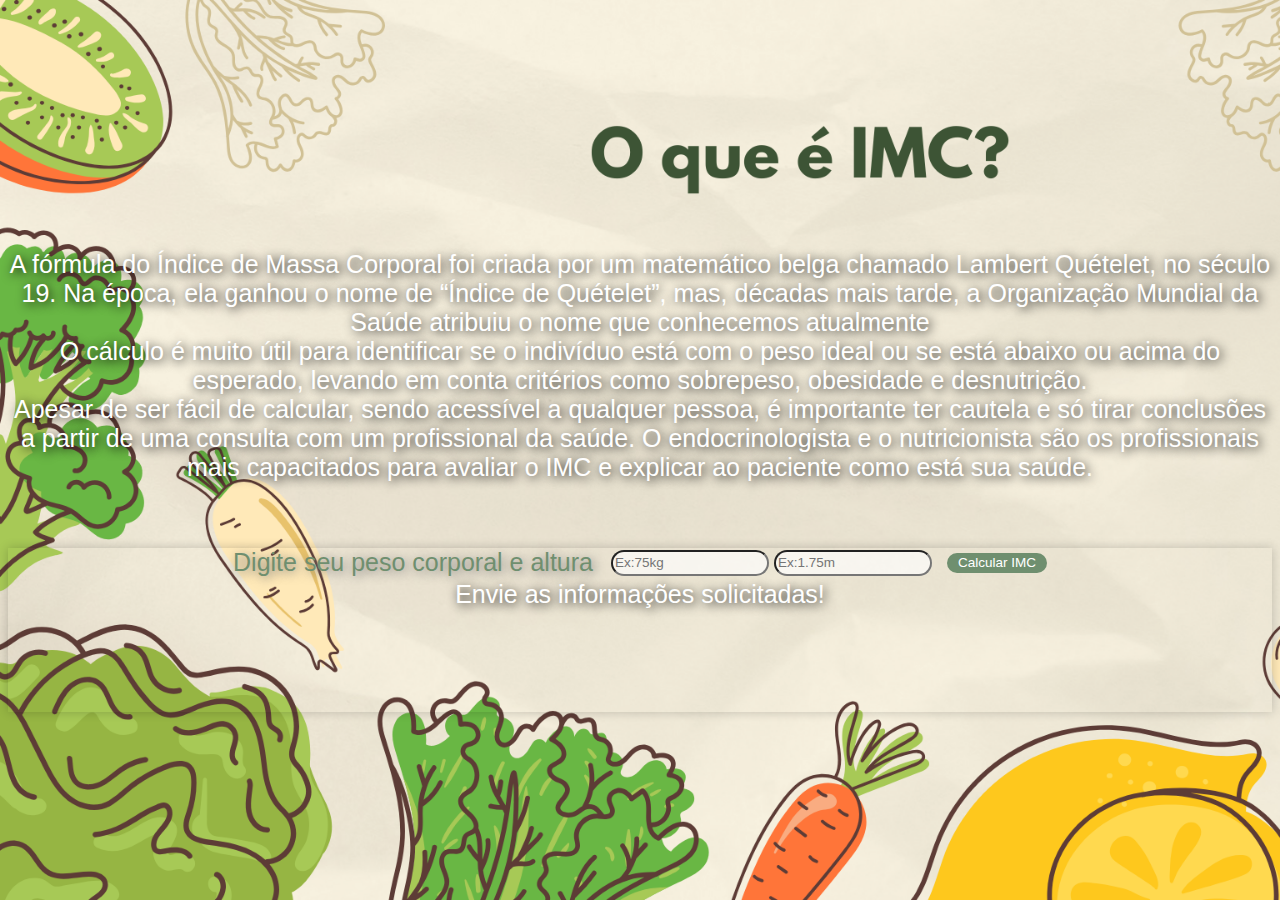
<file: index.html>
<!DOCTYPE html>
<html lang="pt-br">
<head>
    <link rel="stylesheet" href="style.css">
    <meta charset="UTF-8">
    <meta name="viewport" content="width=device-width, initial-scale=1.0">
    <link rel="website icon" type="png" href="IMAGENS/cenoura.png">
    <title>Calculadora de IMC (Nutrição)</title>
</head>
<body>
    <div id="fundo">
         <!-- Fundo da página -->
    </div>
    <div id="escrita">
        <h1>
<br>
        </h1>
        <p>
A fórmula do Índice de Massa Corporal foi criada por um matemático belga chamado Lambert Quételet, no século 19. Na época, ela ganhou o nome de “Índice de Quételet”, mas, décadas mais tarde, a Organização Mundial da Saúde atribuiu o nome que conhecemos atualmente <br>

O cálculo é muito útil para identificar se o indivíduo está com o peso ideal ou se está abaixo ou acima do esperado, levando em conta critérios como sobrepeso, obesidade e desnutrição. <br>

Apesar de ser fácil de calcular, sendo acessível a qualquer pessoa, é importante ter cautela e só tirar conclusões a partir de uma consulta com um profissional da saúde. O endocrinologista e o nutricionista são os profissionais mais capacitados para avaliar o IMC e explicar ao paciente como está sua saúde. <br>
        </p>
    </div>
    <div class="fundoBlur">
    <form id="botoes">
        <label for="calcularIMC">Digite seu peso corporal e altura⠀</label>
        <input type="text" id="imcpeso" placeholder="Ex:75kg" required>
        <input type="text" id="imcaltura" placeholder="Ex:1.75m" required> 
        <!-- Dando erro nos imputs -->
        <button onclick="calcularIMC()" id="buttonIMC">Calcular IMC</button>
    </form>
    <div id="resultado">
        <p>
            Envie as informações solicitadas!   
        </p>
    </div>
    <div id="trocarjanela">
        <button onclick="buttonTJ()" id="buttonTJ">Dietas & Saúde</button>
    </div>
</div>
    <div class="lateral">
        
    </div>
    <script src="script.js"></script>
</body>
</html>
</file>
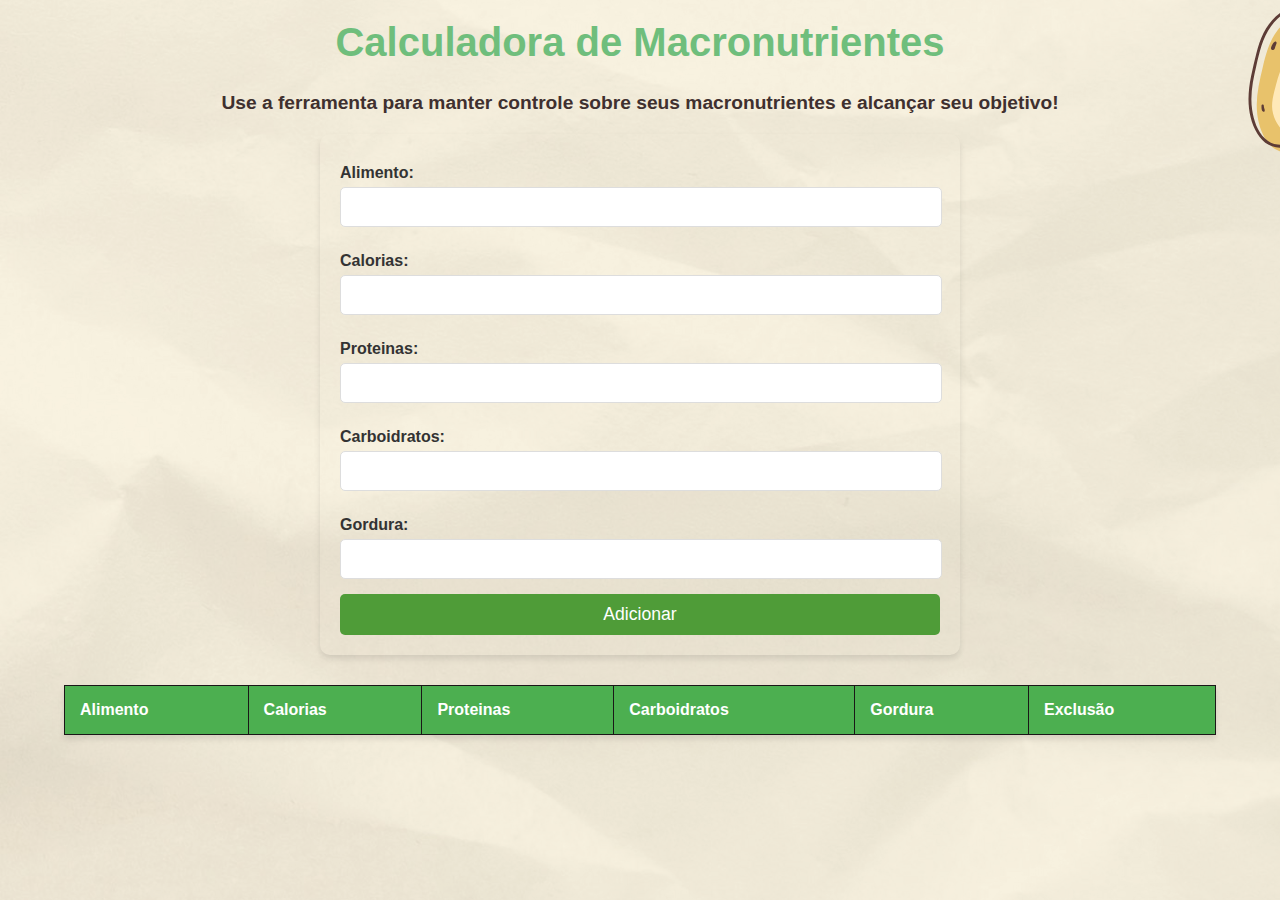
<file: calcMacro.html>
<!DOCTYPE html>
<html lang="pt-br">

<head>
    <title>NutriFIT</title>
    <link rel="website icon" type="png" href="IMAGENS/cenoura.png">
    <link rel="stylesheet" href="styleMacro.css">
</head>

<body>
    <div id="fundo">
        <!-- Fundo da página -->
    </div>

    <h1>Calculadora de Macronutrientes</h1>
    <h2>Use a ferramenta para manter controle sobre seus macronutrientes e alcançar seu objetivo!</h2>

    <form id="cadastroForm">
        <label for="alimento">Alimento:</label>
        <input type="text" id="alimento" name="alimento" required>
        <label for="caloria">Calorias:</label>
        <input type="number" id="caloria" name="caloria" required>
        <label for="proteina">Proteinas:</label>
        <input type="number" id="proteina" name="proteina" required>
        <label for="carbo">Carboidratos:</label>
        <input type="number" id="carbo" name="carbo" required>
        <label for="gordura">Gordura:</label>
        <input type="number" id="gordura" name="gordura" required>
        <button type="submit">Adicionar</button>
        
    </form>

    <div></div>
    <table id="tabelaDados">
        <thead>
            <tr>
                <th>Alimento</th>
                <th>Calorias</th>
                <th>Proteinas</th>
                <th>Carboidratos</th>
                <th>Gordura</th>
                <th>Exclusão</th>

            </tr>
        </thead>
        <tbody>
            <!-- Linhas de dados serão adicionadas aqui dinamicamente -->
        </tbody>


    </table>
    <!-- Definição do modal -->
    <div id="modalExcluir" class="modal">
        <div class="modal-content">
            <span class="close">&times;</span>
            <p>Deseja realmente excluir o alimento <span id="macroAlimento"></span>?</p>
            <button id="confirmarExcluir">Excluir</button>
            <button id="cancelarExcluir">Cancelar</button>
        </div>
    </div>
    <!-- Definição do modal -->
    <div id="myModal" class="modal">
        <div class="modal-content">
            <span class="close">&times;</span>
            <p>Alimento cadastrado com sucesso</p>
        </div>
    </div>
    <script src="scriptMacro.js"></script>
</body>

</html>
</file>
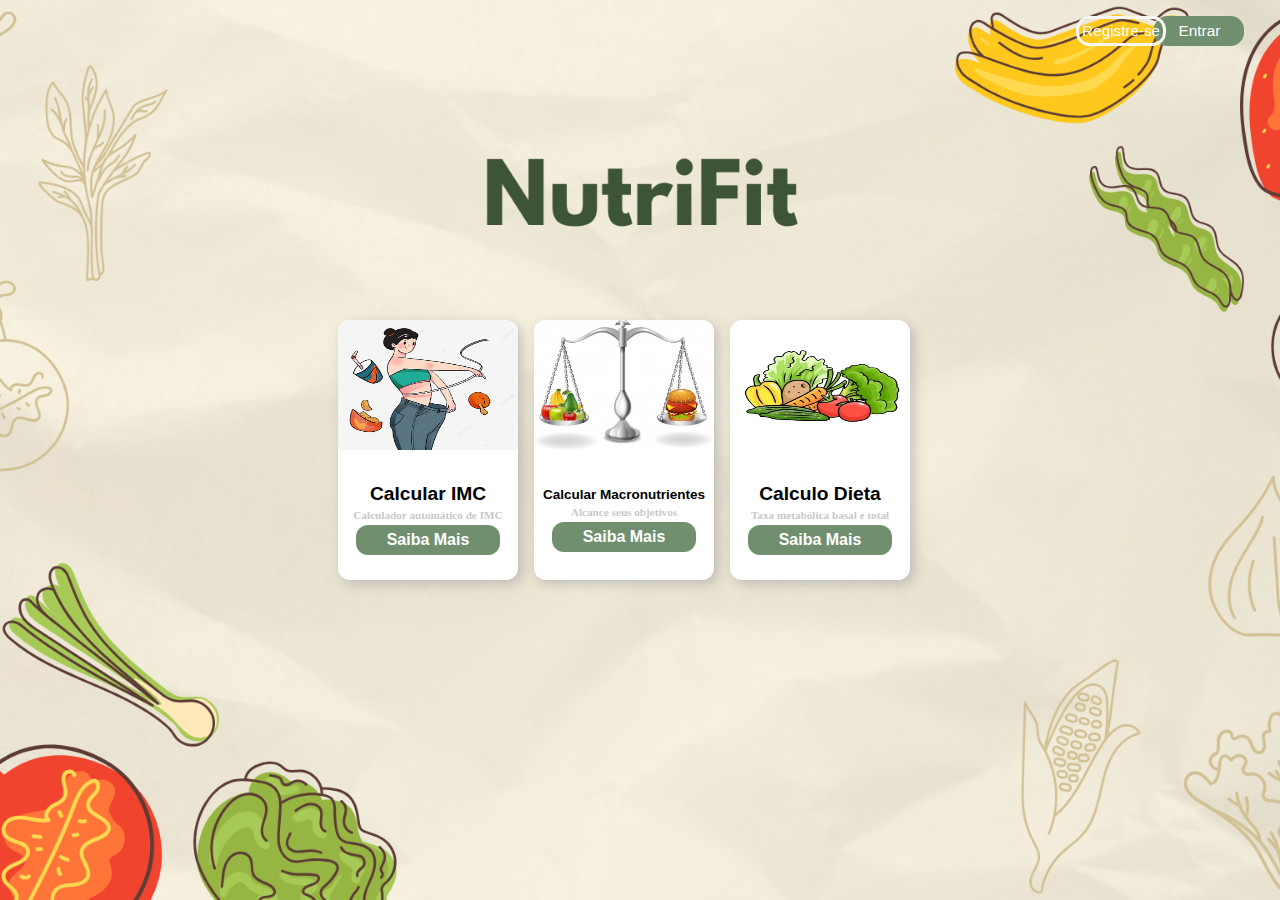
<file: card.html>
<!DOCTYPE html>
<html lang="pt-br">
<head>
    <title>NutriFIT</title>
    <link rel="website icon" type="png" href="IMAGENS/cenoura.png">
    <link rel="stylesheet" href="card.css">
</head>
<body>

    <div class="card">
        <img src="IMAGENS/card1.jpg">
        <div>
            <h1>Calcular IMC</h1>
            <h2>Calculador automático de IMC</h2>
            <button onclick="saibaMais1()">Saiba Mais</button>
        </div>
    </div>
    <div class="card">
        <img src="IMAGENS/card2.jpg">
        <div>
            <h1 id="macroNutri">Calcular Macronutrientes</h1>
            <h2>Alcance seus objetivos</h2>
            <button onclick="saibaMais2()">Saiba Mais</button>
        </div>
    </div>
    <div class="card">
        <img src="IMAGENS/card3.png">
        <div>
            <h1>Calculo Dieta</h1>
            <h2>Taxa metabólica basal e total</h2>
            <button onclick="SaibaMais3()">Saiba Mais</button>
        </div>
    </div>
    <!-- <div class="card">
        <img src="IMAGENS/image_6483441.JPG">
        <div>
            <h1>Definir fução</h1>
            <h2>Definir fução</h2>
            <button onclick="SaibaMais3()">Saiba Mais</button>
        </div> -->

    <div id="loginButton">
        <a href="login.html">
          <button>Entrar</button>
        </a>
      </div>
    <div id="registrarButton">
        <a href="register.html">
          <button>Registre-se</button>
        </a>
    </div>
    <p id="botaoUsuario"></p>
    <button onclick="deslogar()" id="deslogar">Sair</button>
    <script src="card.js"></script>
</body>
</html>
</file>
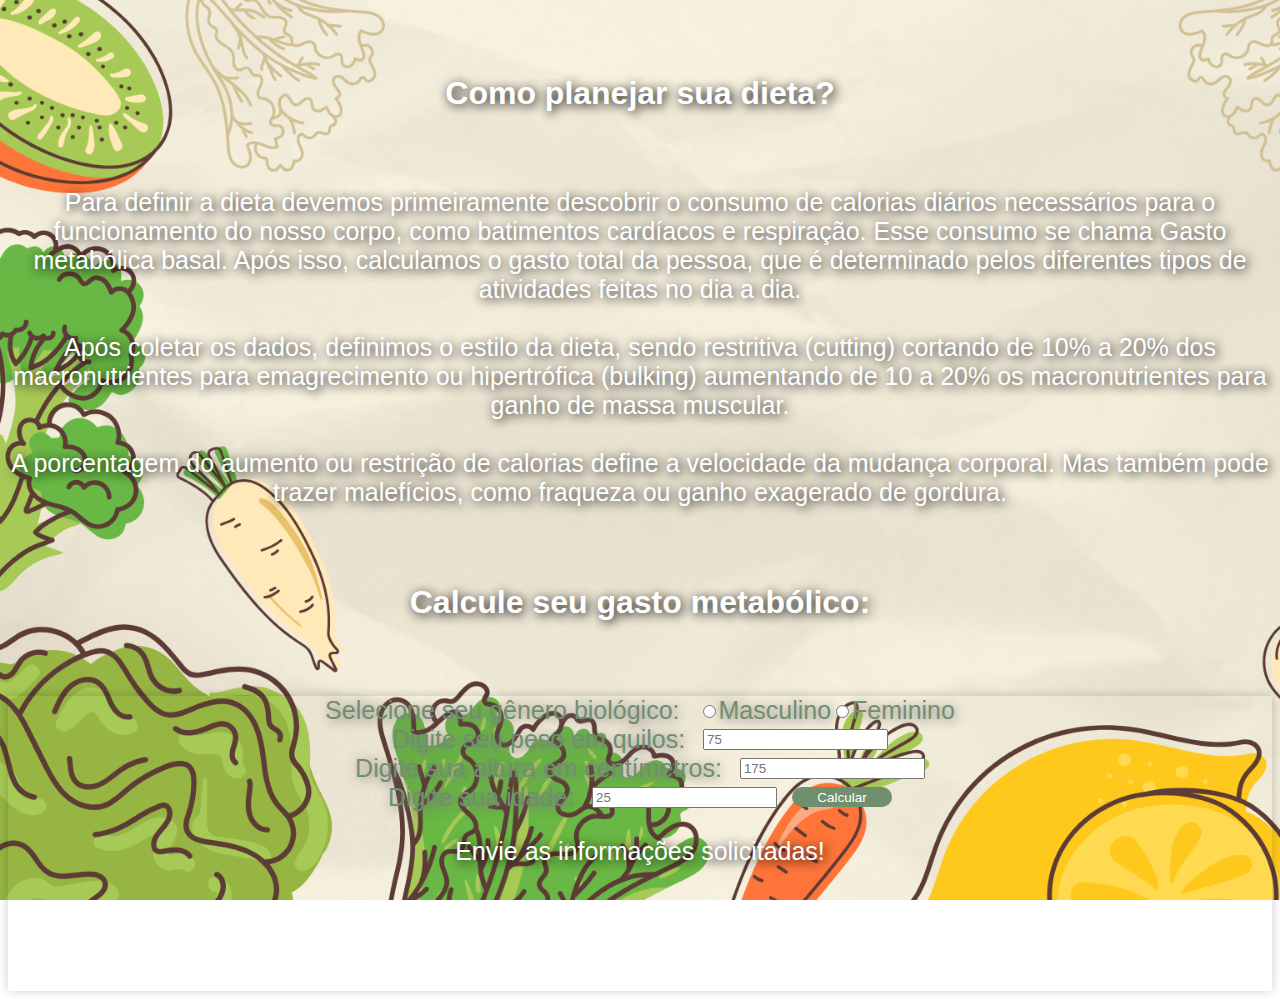
<file: Dieta.html>
<!DOCTYPE html>
<html lang="pt-br">
<head>
    <link rel="stylesheet" href="dieta.css">
    <meta charset="UTF-8">
    <meta name="viewport" content="width=device-width, initial-scale=1.0">
    <link rel="website icon" type="png" href="IMAGENS/cenoura.png">
    <title>Diet Planner</title>
</head>
<body >
    <div id="fundo">
         <!-- Fundo da página -->
    </div>
    <div id="escrita">
        <h1>
            Como planejar sua dieta? <br>
        </h1>
        <p>
            Para definir a dieta devemos primeiramente descobrir o consumo de calorias diários necessários para o funcionamento do nosso corpo, como batimentos cardíacos e respiração. Esse consumo se chama Gasto metabólica basal.
            Após isso, calculamos o gasto total da pessoa, que é determinado pelos diferentes tipos de atividades feitas no dia a dia.
<br><br>
            Após coletar os dados, definimos o estilo da dieta, sendo restritiva (cutting) cortando de 10% a 20% dos macronutrientes para emagrecimento ou hipertrófica (bulking) aumentando de 10 a 20% os macronutrientes para ganho de massa muscular. <br><br>
            A porcentagem do aumento ou restrição de calorias define a velocidade da mudança corporal. Mas também pode trazer malefícios, como fraqueza ou ganho exagerado de gordura.
        </p>

        <h1>Calcule seu gasto metabólico:</h1>
    </div>
    <div class="fundoBlur">
    <form id="botoes">
        <label for="genero">Selecione seu gênero biológico:⠀</label>
        <input type="radio" name="genero" value="masculino"> Masculino
        <input type="radio" name="genero" value="feminino"> Feminino
    </form>
    <form id="botoes">
        <label for="peso">Digite seu peso em quilos:⠀</label>
        <input type="text" id="peso" placeholder="75">
        
    </form>

    <form id="botoes">
        <label for="genero">Digite sua altura em centímetros:⠀</label>
        <input type="text" id="altura" placeholder="175">
    </form>
    <form id="botoes">
        <label for="genero">Digite sua idade:⠀</label>
        <input type="text" id="idade" placeholder='25'>
        <button onclick="calcularGMT()" id="buttonGMT">Calcular</button>
    </form>
    <div id="resultado">
        <p>
            Envie as informações solicitadas!   
        </p>
    </div>
    <div id="trocarjanela">
        <button onclick="buttonTJ()" id="buttonTJ">Dietas & Saúde</button>
    </div>

</div>
    <div class="lateral">
        
    </div>
    <script src="scriptDieta.js"></script>
</body>
</html>
</file>
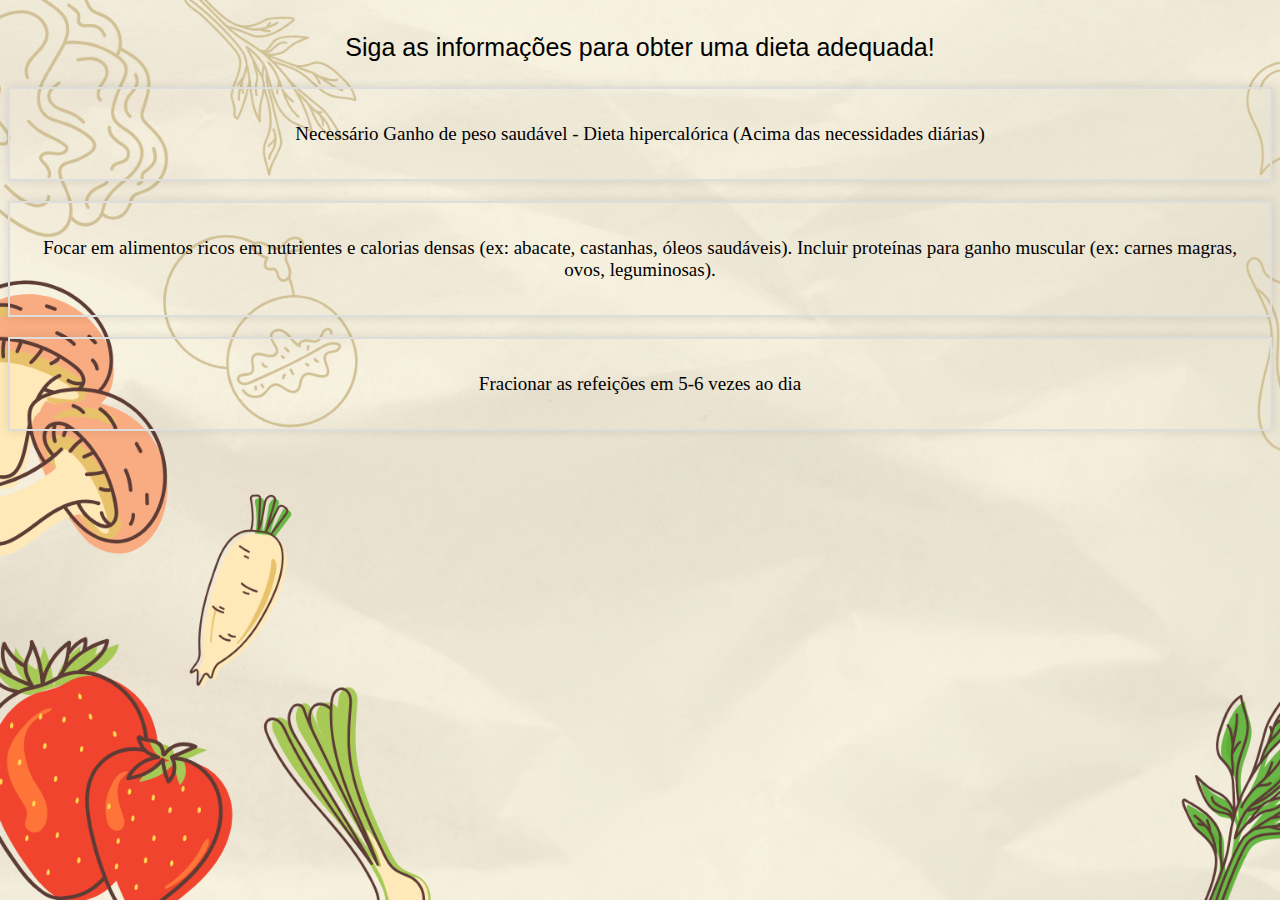
<file: home.html>
<!DOCTYPE html>
<html lang="pt-br">

<head>
    <link rel="stylesheet" href="style2.css">
    <meta charset="UTF-8">
    <meta name="viewport" content="width=device-width, initial-scale=1.0">
    <title>Dicas e Dietas</title>
    <link rel="website icon" type="png" href="IMAGENS/cenoura.png">
</head>

<body>

    <div id="botao2pag">
    </div>

    <div id="fundo">

    </div>

    <div id="resultado2">
      <p class="textoCentral">
        Siga as informações para obter uma dieta adequada!
      </p>
    <div class="caixa-info1">
        <p id="caixaid1">
        </p>
      </div>
      
      <div class="caixa-info2">
        <p id="caixaid2"></p>
      </div>
      
      <div class="caixa-info3">
        <p id="caixaid3">
        </p>
      </div>

      </div>
    <script src="script2.js"></script>
</body>

</html>
</file>
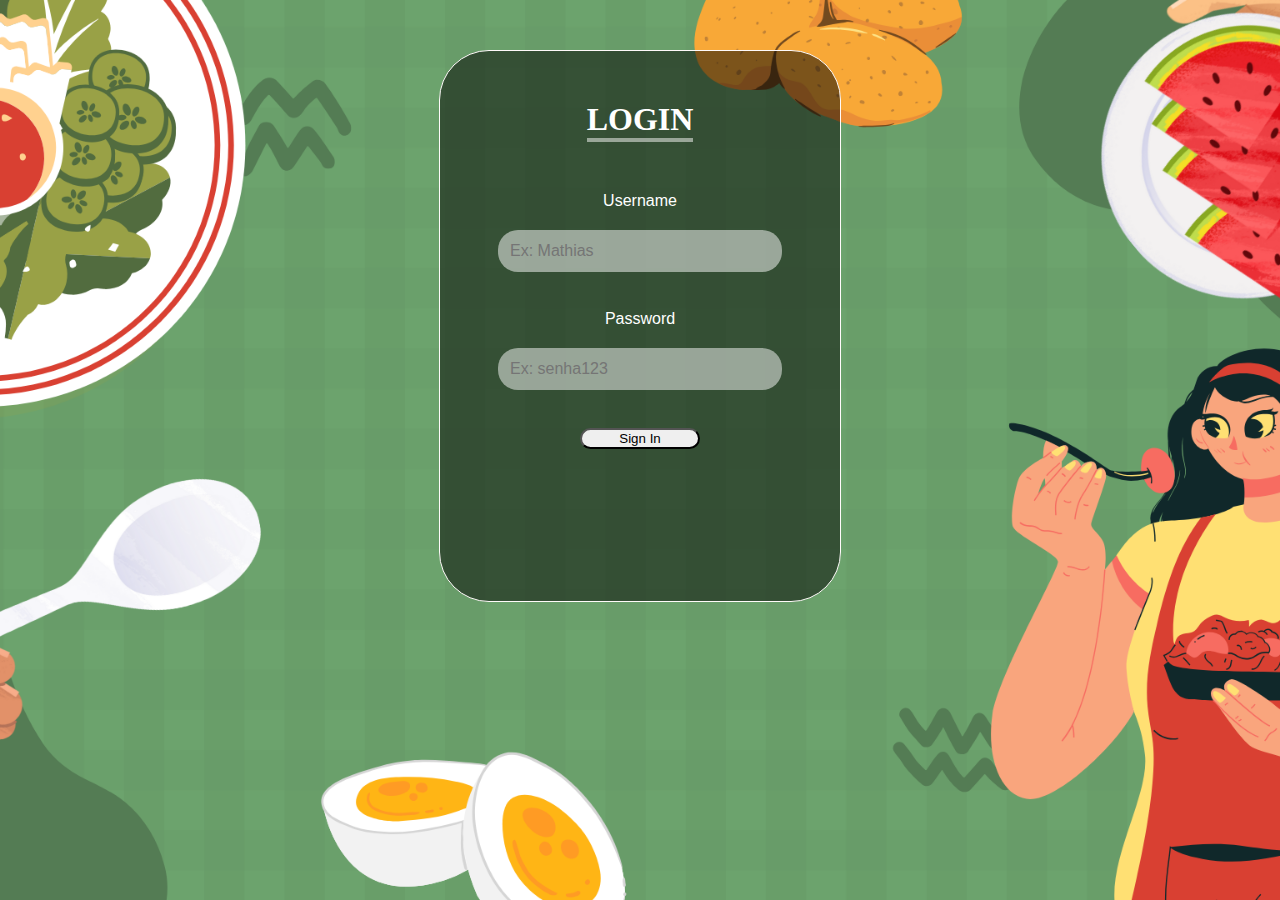
<file: login.html>
<!DOCTYPE html>
<html lang="pt-br">
<head>
    <link rel="stylesheet" href="login.css">
    <meta charset="UTF-8">
    <meta name="viewport" content="width=device-width, initial-scale=1.0">
    <title>Login System</title>
    <link rel="website icon" type="png" href="IMAGENS/cenoura.png">
</head>
<body>

    <div class="section">
        <h3>LOGIN</h3>
        <label for="login" id="textlogin">Username</label>
        <input type="text" id="login" placeholder="Ex: Mathias" required><br>
        <label for="password"id="textlogin">Password</label>
        <input type="password" id="password" placeholder="Ex: senha123" required><br>
        <button onclick="login()" id="botao">Sign In</button><br>
        
    </div>
    <script src="login.js"></script>
</body>
</html>
</file>
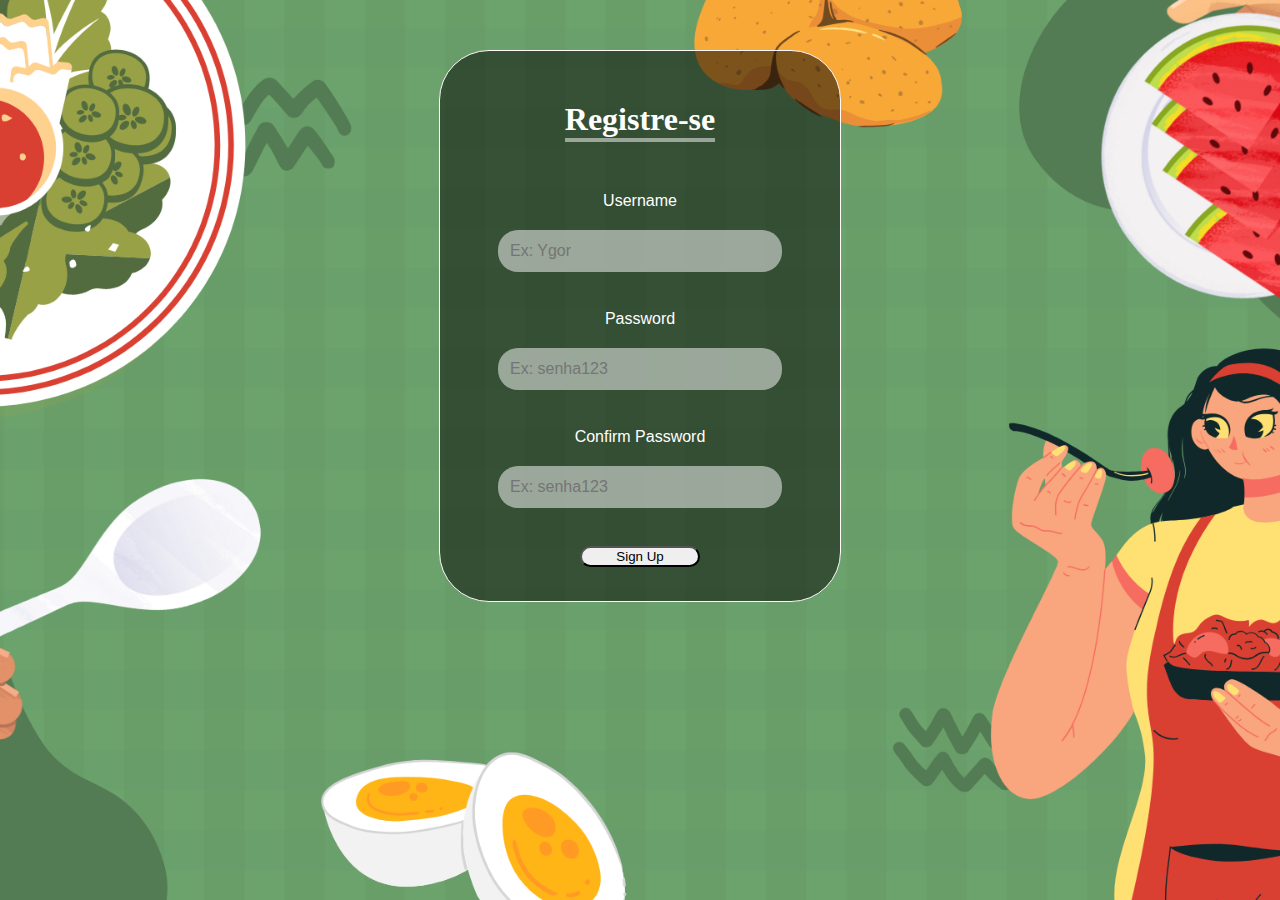
<file: register.html>
<!DOCTYPE html>
<html lang="pt-br">
<head>
    <link rel="stylesheet" href="register.css">
    <meta charset="UTF-8">
    <meta name="viewport" content="width=device-width, initial-scale=1.0">
    <title>Registre-se</title>
    <link rel="website icon" type="png" href="IMAGENS/cenoura.png">
</head>
<body>
    <div class="section">
        <h3>Registre-se</h3>
        <label for="novoLogin"id="textlogin">Username</label>
        <input type="text" id="novoLogin" placeholder="Ex: Ygor" required><br>
        <label for="novaSenha"id="textlogin">Password</label>
        <input type="password" id="novaSenha" placeholder="Ex: senha123" required><br>
        <label for="repSenha"id="textlogin">Confirm Password</label>
        <input type="password" id="repSenha" placeholder="Ex: senha123" required><br>
        <button onclick="cadastra()" id="botao">Sign Up</button><br>
    </div>
    <script src="register.js"></script>
</body>
</html>
</file>
<file: style.css>
#fundo {
  background-image: url(IMAGENS/papap].png);  /* Define a imagem de fundo para o elemento */
  background-repeat: no-repeat;  /* Define a repetição da imagem de fundo */
  background-size: cover;   /* Define o tamanho da imagem de fundo para cobrir todo o elemento */
  justify-content: center;   /* Define a justificação do conteúdo dentro do elemento */
  position: absolute;   /* Define a posição do objeto ONDE VC QUISER!!!! */
  top: 50%;   /* Define a posição do elemento no centro da página */
  left: 50%;
  transform: translate(-50%, -50%);   /* Transforma a posição do elemento para que ele fique no centro da página */
  width: 100%;   /* Define a largura e altura do elemento para que ele ocupe todo o espaço disponível */
  height: 100%;
  z-index: -1;   /* Define a ordem de empilhamento do elemento para que ele fique atrás do conteúdo */
}
#escrita h1{
    text-align: center;
    color: rgb(255, 255, 255);
    font-family: Impact, Haettenschweiler, 'Arial Narrow Bold', sans-serif;
    display: flex;
    justify-content: center;
    align-items: center;
    height: 18vh;
     text-shadow: 2px 2px 11px rgb(0, 0, 0);
  }
#escrita p{
    text-align: center;
    font-size: 25px;
    color: rgb(255, 255, 255);
    font-family: Impact, Haettenschweiler, 'Arial Narrow Bold', sans-serif;
    display: flex;
    justify-content: center;
    align-items: center;
    height: 35vh;
    text-shadow: 2px 2px 11px rgb(0, 0, 0);
     
}
#botoes{
  text-align: center;
  border: radius 50px;
  font-size: 25px;
  color:rgb(111, 143, 111);
  font-family: Impact, Haettenschweiler, 'Arial Narrow Bold', sans-serif;
  display: flex;
  justify-content: center;
  align-items: center;
  text-shadow: 2px 2px 11px rgb(116, 115, 115);
}
#trocarjanela{
  text-align: center;
  height: 100px;
  border: radius 50px;  
  font-size: 25px;
  color: rgb(255, 255, 255);
  font-family: Impact, Haettenschweiler, 'Arial Narrow Bold', sans-serif;
  display: flex;
  justify-content: center;
  align-items: center;
  text-shadow: 2px 2px 11px rgb(0, 0, 0);
}
#resultado{
  text-align: center;
  border: radius 50px;
  height: 35px;
  font-size: 25px;
  color: rgb(255, 255, 255);
  font-family: Impact, Haettenschweiler, 'Arial Narrow Bold', sans-serif;
  display: flex;
  justify-content: center;
  align-items: center;
  text-shadow: 2px 2px 11px rgb(0, 0, 0);
}
#buttonTJ{
  display: none;
  height: 50px;
  width: 150px;
  justify-content: center;
  align-items: center;
  background-color: hsla(0, 0%, 100%, 0.667) ;
  border-radius: 3vh;
  font-size: 2vh;
  cursor: pointer;
  color:rgb(111, 143, 111);
  border: none;
}
#buttonTJ:hover{
  background-color:rgb(111, 143, 111);
  color: hsl(0, 0%, 100%) ;
  scale: 1.1;
  transition-duration: 0.5s;
  }
.fundoBlur{
  box-shadow: 0 0 10px rgba(0, 0, 0, 0.2);
}
#imcpeso{
  height: 20px;
  width: 150px;
  display: flex;
  justify-content: center;
  align-items: center;
  background-color: hsla(0, 0%, 100%, 0.667) ;
  border-radius: 3vh;
  font-size: 1.5vh;
  cursor: pointer;

}
#imcaltura{
  margin-left: 5px;
  height: 20px;
  width: 150px;
  display: flex;
  justify-content: center;
  align-items: center;
  background-color: hsla(0, 0%, 100%, 0.667) ;
  border-radius: 3vh;
  font-size: 1.5vh;
  cursor: pointer;
}
#buttonIMC{
  margin-left: 15px;
  height: 20px;
  width: 100px;
  display: flex;
  justify-content: center;
  align-items: center;
  background-color:rgb(111, 143, 111);
  border-radius: 3vh;
  font-size: 1.5vh;
  cursor: pointer;
  color: white;
  border: none;
}
#buttonIMC:hover{
  color:rgb(111, 143, 111);
  background-color: hsl(0, 0%, 100%) ;
  scale: 1.1;
  transition-duration: 0.5s;
}
</file>
<file: styleMacro.css>
/* Definindo o estilo do corpo da página */
body {
font-family: Arial;
    background-image: url(IMAGENS/11.png);
    background-color: #f4f4f4;
    margin: 0;
    padding: 0;
}

/* Estilo do título principal */
h1 {
    text-align: center;
    font-family: Impact, Haettenschweiler, 'Arial Narrow Bold', sans-serif;
    color: #6fbe7c;
    margin-top: 20px;
    font-size: 2.5em;
}

/* Estilo do subtítulo */
h2 {
    text-align: center;
    color: #3f302f;
    font-size: 1.2em;
    margin-bottom: 20px;
}

/* Estilo do formulário */
form {
   
    padding: 20px;
    margin: 0 auto;
    max-width: 600px;
    border-radius: 10px;
    box-shadow: 0 4px 6px rgba(0, 0, 0, 0.1);
    margin-bottom: 30px;
}

label {
    display: block;
    margin: 10px 0 5px;
    font-weight: bold;
    color: #333;
}

input[type="text"],
input[type="number"] {
    width: calc(100% - 20px);
    padding: 10px;
    margin-bottom: 15px;
    border: 1px solid #ddd;
    border-radius: 5px;
    font-size: 1em;
}

button {
    background-color: #4f9c38;
    color: white;
    padding: 10px 20px;
    border: none;
    border-radius: 5px;
    cursor: pointer;
    font-size: 1.1em;
    display: block;
    width: 100%;
}

button:hover {
    background-color: #45a049;
}

/* Estilo da tabela */
table {
    width: 90%;
    margin: 0 auto;
    border-collapse: collapse;
    margin-top: 30px;
    background-color: #fff;
    box-shadow: 0 4px 6px rgba(0, 0, 0, 0.1);
}

th, td {
    padding: 15px;
    text-align: left;
    border-bottom: 1px solid #ddd;
    border: 1px solid #1a1717; /* Adiciona borda para todas as células */
}

th {
    background-color: #4CAF50;
    color: white;
}

tr:hover {
    background-color: #f1f1f1;
}

/* Estilo do modal */
.modal {
    display: none;
    position: fixed;
    z-index: 1;
    left: 0;
    top: 0;
    width: 100%;
    height: 100%;
    overflow: auto;
    background-color: rgb(0, 0, 0);
    background-color: rgba(0, 0, 0, 0.4);
    padding-top: 60px;
}

.modal-content {
    background-color: #fefefe;
    margin: 5% auto;
    padding: 20px;
    border: 1px solid #888;
    width: 80%;
    max-width: 500px;
    border-radius: 5px;
}

.close {
    color: #aaa;
    float: right;
    font-size: 28px;
    font-weight: bold;
}

.close:hover,
.close:focus {
    color: black;
    text-decoration: none;
    cursor: pointer;
}

button#confirmarExcluir {
    background-color: #e05853;
}

button#cancelarExcluir {
    background-color: #f0af54;
}
</file>
<file: card.css>
*{
    margin: 0;
    padding: 0;
}
body{
    display: flex;
    justify-content: center;
    align-items: center;
    height: 100vh;
    gap: 16px;
    background-image: url(IMAGENS/fundoinicial2.png);
    background-repeat: no-repeat;
    background-size: cover;
    background-position: center;
}
.card{
    background-color: white;
    width: 180px;
    height: 260px;
    border-radius: 12px;
    box-shadow: 4px 4px 12px hsla(0, 0%, 67%, 0.667);
}
.card img{
    width: 100%;
    height: 130px;
    border-top-left-radius: 12px;
    border-top-right-radius: 12px;
}
.card div{
    display: flex;
    flex-direction: column;
    justify-content: center;
    align-items: center;
    gap: 4px;
    height: 50%;
}
.card h1{
    font-family: Arial, Helvetica, sans-serif;
    font-size: 1.2rem;
}
.card h2{
    font-size: .7rem;
    color: hsla(0, 0%, 67%, 0.667)
}
.card button{
    background-color:rgb(111, 143, 111);
    height: 30px;
    border: none;
    padding: 4px;
    width: 80%;
    color: #fff;
    font-size: 1rem;
    font-weight: bold;
    border-radius: 12px;
}.card button:hover{
background-color: hsla(120, 98%, 43%, 0.667) ;
scale: 1.1;
transition-duration: 0.5s;
}
#loginButton button{
    height: 30px;
    width: 90px;
    position: fixed; top: 10px; right: 10px;
    display: flex;
    justify-content: center;
    align-items: center;
    background-color:rgb(111, 143, 111);
    margin-right: 2%;
    border-radius: 1.5vh;
    font-size: 1.7vh;
    margin-block: 0.5%;
    cursor: pointer;
    color: white;
    border: none;
}
#registrarButton button{
    height: 30px;
    width: 90px;
    position: fixed; top: 10px; right: 50px;
    display: flex;
    justify-content: center;
    align-items: center;
    background-color:rgba(255, 255, 255, 0);
    margin-right: 5%;
    border-radius: 1.5vh;
    font-size: 1.7vh;
    margin-block: 0.5%;
    cursor: pointer;
    border: 0.4vh solid #F8F6F3;
    color: white;
}
#registrarButton button:hover{
background-color: hsla(0, 97%, 60%, 0.667) ;
scale: 1.1;
transition-duration: 0.5s;
}
#loginButton button:hover{
 background-color: hsla(120, 98%, 43%, 0.667) ;
scale: 1.1;
transition-duration: 0.5s;
}
#macroNutri{
    font-family: Arial, Helvetica, sans-serif;
    font-size: 1.5vh;
}
#botaoUsuario{
    position: fixed; top: 10px; right: 50px;
    display: flex;
    justify-content: center;
    align-items: center;
    margin-right: 5%;
    border-radius: 1.5vh;
    font-size: 2.5vh;
    margin-block: 0.5%;
    color: white;
}
#deslogar{
    height: 30px;
    width: 90px;
    position: fixed; top: 10px; right: 10px;
    display: flex;
    justify-content: center;
    align-items: center;
    /* background-color:rgb(111, 143, 111); */
    margin-right: 2%;
    border-radius: 1.5vh;
    font-size: 1.7vh;
    margin-block: 0.5%;
    cursor: pointer;
    color: rgb(0, 0, 0);
    border: none;
}
#deslogar:hover{
background-color: hsla(0, 100%, 50%, 0.667) ;
scale: 1.1;
transition-duration: 0.5s; 
color: white;
}
#botaoUsuario{
    font-family:Impact, Haettenschweiler, 'Arial Narrow Bold', sans-serif;
}
</file>
<file: dieta.css>
body{
  background-image: url(IMAGENS/3.png);  /* Define a imagem de fundo para o elemento */
  background-attachment: fixed;
  background-repeat: no-repeat;  /* Define a repetição da imagem de fundo */
  background-size: cover;   /* Define o tamanho da imagem de fundo para cobrir todo o elemento */

}

#fundo {
    justify-content: center;   /* Define a justificação do conteúdo dentro do elemento */
    position: absolute;   /* Define a posição do objeto ONDE VC QUISER!!!! */
    top: 50%;   /* Define a posição do elemento no centro da página */
    left: 50%;
    transform: translate(-50%, -50%);   /* Transforma a posição do elemento para que ele fique no centro da página */
    width: 100%;   /* Define a largura e altura do elemento para que ele ocupe todo o espaço disponível */
    min-height: 100%;
    z-index: -1;   /* Define a ordem de empilhamento do elemento para que ele fique atrás do conteúdo */
  }
  #escrita h1{
      text-align: center;
      color: rgb(255, 255, 255);
      font-family: Impact, Haettenschweiler, 'Arial Narrow Bold', sans-serif;
      display: flex;
      justify-content: center;
      align-items: center;
      height: 16vh;
       text-shadow: 2px 2px 11px rgb(0, 0, 0);
    }
  #escrita p{
      text-align: center;
      font-size: 25px;
      color: rgb(255, 255, 255);
      font-family: Impact, Haettenschweiler, 'Arial Narrow Bold', sans-serif;
      display: flex;
      justify-content: center;
      align-items: center;
      height: 35vh;
      text-shadow: 2px 2px 11px rgb(0, 0, 0);
       
  }
  #botoes{
    text-align: center;
    border: radius 50px;
    font-size: 25px;
    color:rgb(111, 143, 111);
    font-family: Impact, Haettenschweiler, 'Arial Narrow Bold', sans-serif;
    display: flex;
    justify-content: center;
    align-items: center;
    text-shadow: 2px 2px 11px rgb(116, 115, 115);
  }
  #trocarjanela{
    text-align: center;
    height: 100px;
    border: radius 50px;  
    font-size: 25px;
    color: rgb(255, 255, 255);
    font-family: Impact, Haettenschweiler, 'Arial Narrow Bold', sans-serif;
    display: flex;
    justify-content: center;
    align-items: center;
    text-shadow: 2px 2px 11px rgb(0, 0, 0);
  }
  #resultado{
    text-align: center;
    border: radius 50px;
    
    font-size: 25px;
    color: rgb(255, 255, 255);
    font-family: Impact, Haettenschweiler, 'Arial Narrow Bold', sans-serif;
    display: flex;
    justify-content: center;
    align-items: center;
    text-shadow: 2px 2px 11px rgb(0, 0, 0);
  }
  #buttonTJ{
    display: none;
    height: 50px;
    width: 150px;
    justify-content: center;
    align-items: center;
    background-color: hsla(0, 0%, 100%, 0.667) ;
    border-radius: 3vh;
    font-size: 2vh;
    cursor: pointer;
    color:rgb(111, 143, 111);
    border: none;
  }
  #buttonTJ:hover{
    background-color:rgb(111, 143, 111);
    color: hsl(0, 0%, 100%) ;
    scale: 1.1;
    transition-duration: 0.5s;
    }
  .fundoBlur{
    box-shadow: 0 0 10px rgba(0, 0, 0, 0.2);
  }
  #imcpeso{
    height: 20px;
    width: 150px;
    display: flex;
    justify-content: center;
    align-items: center;
    background-color: hsla(0, 0%, 100%, 0.667) ;
    border-radius: 3vh;
    font-size: 1.5vh;
    cursor: pointer;
  
  }
  #imcaltura{
    margin-left: 5px;
    height: 20px;
    width: 150px;
    display: flex;
    justify-content: center;
    align-items: center;
    background-color: hsla(0, 0%, 100%, 0.667) ;
    border-radius: 3vh;
    font-size: 1.5vh;
    cursor: pointer;
  }
  #buttonGMT{
    margin-left: 15px;
    height: 20px;
    width: 100px;
    display: flex;
    justify-content: center;
    align-items: center;
    background-color:rgb(111, 143, 111);
    border-radius: 3vh;
    font-size: 1.5vh;
    cursor: pointer;
    color: white;
    border: none;
  }
  #buttonGMT:hover{
    color:rgb(111, 143, 111);
    background-color: hsl(0, 0%, 100%) ;
    scale: 1.1;
    transition-duration: 0.5s;
  }
</file>
<file: style2.css>
#fundo{
    background-image: url(IMAGENS/1.png);  /* Define a imagem de fundo para o elemento */
    background-repeat: no-repeat;  /* Define a repetição da imagem de fundo */
    background-size: cover;   /* Define o tamanho da imagem de fundo para cobrir todo o elemento */
    justify-content: center;   /* Define a justificação do conteúdo dentro do elemento */
    position: absolute;   /* Define a posição do objeto ONDE VC QUISER!!!! */
    top: 50%;   /* Define a posição do elemento no centro da página */
    left: 50%;
      transform: translate(-50%, -50%);   /* Transforma a posição do elemento para que ele fique no centro da página */
      width: 100%;   /* Define a largura e altura do elemento para que ele ocupe todo o espaço disponível */
      height: 100%;
      z-index: -1;   /* Define a ordem de empilhamento do elemento para que ele fique atrás do conteúdo */
  }
  #botao2pag{
    text-align: center;
    border: radius 50px;
    font-size: 25px;
    box-shadow: 0 0 10px rgba(0, 0, 0, 0.2);
    color: rgb(255, 255, 255);
    font-family: Impact, Haettenschweiler, 'Arial Narrow Bold', sans-serif;
    display: flex;
    justify-content: center;
    align-items: center;
    text-shadow: 2px 2px 11px rgb(0, 0, 0);
  } 
  table {
    width: 100%;
    border-collapse: collapse; /* Remove espaços entre as células */
}
  td {
    border: 1px solid #ddd; /* Define borda */
    padding: 8px; /* Espaçamento interno */
    text-align: left; /* Alinhamento do texto */
}
/* EXEMPLO */
.caixa-info1,
.caixa-info2,
.caixa-info3 {
  font-family:Georgia, 'Times New Roman', Times, serif;
  text-align: center;
  background-color: #ffffff00;
  font-size: 19px;
  padding: 15px;
  margin-bottom: 20px;
  border: 2px solid #ddd;
  box-shadow: 0 0 10px rgba(0, 0, 0, 0.1);
}

.textoCentral{
  font-family:Verdana, Geneva, Tahoma, sans-serif;
  color:#000000;
  align-items: center;
  text-align: center;
  font-size: 25px;
}
</file>
<file: login.css>
body{
    background-image: url(IMAGENS/login.png);
    background-attachment: fixed;
    background-repeat: no-repeat;
    background-position: center;
    background-size: cover;
    font-family:Georgia, 'Times New Roman', Times, serif;
}
.section{
    display: flex;
    flex-direction: column;
    height: 550px;
    width: 400px;
    border: 1px solid rgb(255, 250, 250);
    align-items: center;
    margin: auto;
    margin-top: 50px;
    background-color: rgba(0, 0, 0, 0.5);
    border-radius: 50px;
}
.section h3{
    color: rgb(255, 255, 255);
    font-size: 2rem;
    border-bottom: 4px solid rgba(255, 254, 254, 0.5);   /* bglh em baixo do texto */
    margin: 50px;
}
#novaSenha{
    color: white;
    padding: 12px;
    margin: 20px;
    width: 65%;
    border: none;
    outline: none;
    border-radius: 20px;   
    /* background-color: rgba(0, 0, 0, 0.5); deixar transparente */
    font-size: 1rem;
    background-color: rgba(255, 255, 255, 0.5);
}
#novoLogin{
    color: white;
    padding: 12px;
    margin: 20px;
    width: 65%;
    border: none;
    outline: none;
    border-radius: 20px;   
    /* background-color: rgba(0, 0, 0, 0.5); deixar transparente */
    font-size: 1rem;
    background-color: rgba(255, 255, 255, 0.5);
}
#repSenha{
    color: white;
    padding: 12px;
    margin: 20px;
    width: 65%;
    border: none;
    outline: none;
    border-radius: 20px;   
    /* background-color: rgba(0, 0, 0, 0.5); deixar transparente */
    font-size: 1rem;
    background-color: rgba(255, 255, 255, 0.5);
}
#password{
    color: white;
    padding: 12px;
    margin: 20px;
    width: 65%;
    border: none;
    outline: none;
    border-radius: 20px;   
    /* background-color: rgba(0, 0, 0, 0.5); deixar transparente */
    font-size: 1rem;
    background-color: rgba(252, 251, 251, 0.5);
}
#login{
    color: white;
    padding: 12px;
    margin: 20px;
    width: 65%;
    border: none;
    outline: none;
    border-radius: 20px;   
    /* background-color: rgba(0, 0, 0, 0.5); deixar transparente */
    font-size: 1rem;
    background-color: rgba(255, 255, 255, 0.5);
}
#submit{
    padding: 10px;
    margin-top: 50px;
    width: 50%;
    border-radius: 20px;
    font-size: 1rem;

}
#submit:hover{
    cursor: pointer;
    background-color: rgba(255, 255, 255, 1);
    background-color: aliceblue;
}
#textlogin{
    color: white;
    font-family: Arial, Helvetica, sans-serif
}
#botao{
    width: 30%;
    border-radius: 30px;
    cursor: pointer;
}
#botao:hover{
    background-color: rgb(93, 95, 97);
}
</file>
<file: register.css>
body{
    background-image: url(IMAGENS/login.png);
    background-attachment: fixed;
    background-repeat: no-repeat;
    background-position: center;
    background-size: cover;
    font-family:Georgia, 'Times New Roman', Times, serif;
}
.section{
    display: flex;
    flex-direction: column;
    height: 550px;
    width: 400px;
    border: 1px solid rgb(255, 250, 250);
    align-items: center;
    margin: auto;
    margin-top: 50px;
    background-color: rgba(0, 0, 0, 0.5);
    border-radius: 50px;
}
.section h3{
    color: rgb(255, 255, 255);
    font-size: 2rem;
    border-bottom: 4px solid rgba(255, 254, 254, 0.5);   /* bglh em baixo do texto */
    margin: 50px;
}
#novaSenha{
    color: white;
    padding: 12px;
    margin: 20px;
    width: 65%;
    border: none;
    outline: none;
    border-radius: 20px;   
    /* background-color: rgba(0, 0, 0, 0.5); deixar transparente */
    font-size: 1rem;
    background-color: rgba(255, 255, 255, 0.5);
}
#novoLogin{
    color: white;
    padding: 12px;
    margin: 20px;
    width: 65%;
    border: none;
    outline: none;
    border-radius: 20px;   
    /* background-color: rgba(0, 0, 0, 0.5); deixar transparente */
    font-size: 1rem;
    background-color: rgba(255, 255, 255, 0.5);
}
#repSenha{
    color: white;
    padding: 12px;
    margin: 20px;
    width: 65%;
    border: none;
    outline: none;
    border-radius: 20px;   
    /* background-color: rgba(0, 0, 0, 0.5); deixar transparente */
    font-size: 1rem;
    background-color: rgba(255, 255, 255, 0.5);
}
#password{
    color: white;
    padding: 12px;
    margin: 20px;
    width: 65%;
    border: none;
    outline: none;
    border-radius: 20px;   
    /* background-color: rgba(0, 0, 0, 0.5); deixar transparente */
    font-size: 1rem;
    background-color: rgba(252, 251, 251, 0.5);
}
#login{
    color: white;
    padding: 12px;
    margin: 20px;
    width: 65%;
    border: none;
    outline: none;
    border-radius: 20px;   
    /* background-color: rgba(0, 0, 0, 0.5); deixar transparente */
    font-size: 1rem;
    background-color: rgba(255, 255, 255, 0.5);
}
#submit{
    padding: 10px;
    margin-top: 50px;
    width: 50%;
    border-radius: 20px;
    font-size: 1rem;

}
#submit:hover{
    cursor: pointer;
    background-color: rgba(255, 255, 255, 1);
    background-color: aliceblue;
}
#textlogin{
    color: white;
    font-family: Arial, Helvetica, sans-serif
}
#botao{
    width: 30%;
    border-radius: 30px;
    cursor: pointer;
}
#botao:hover{
    background-color: rgb(93, 95, 97);
}
</file>
